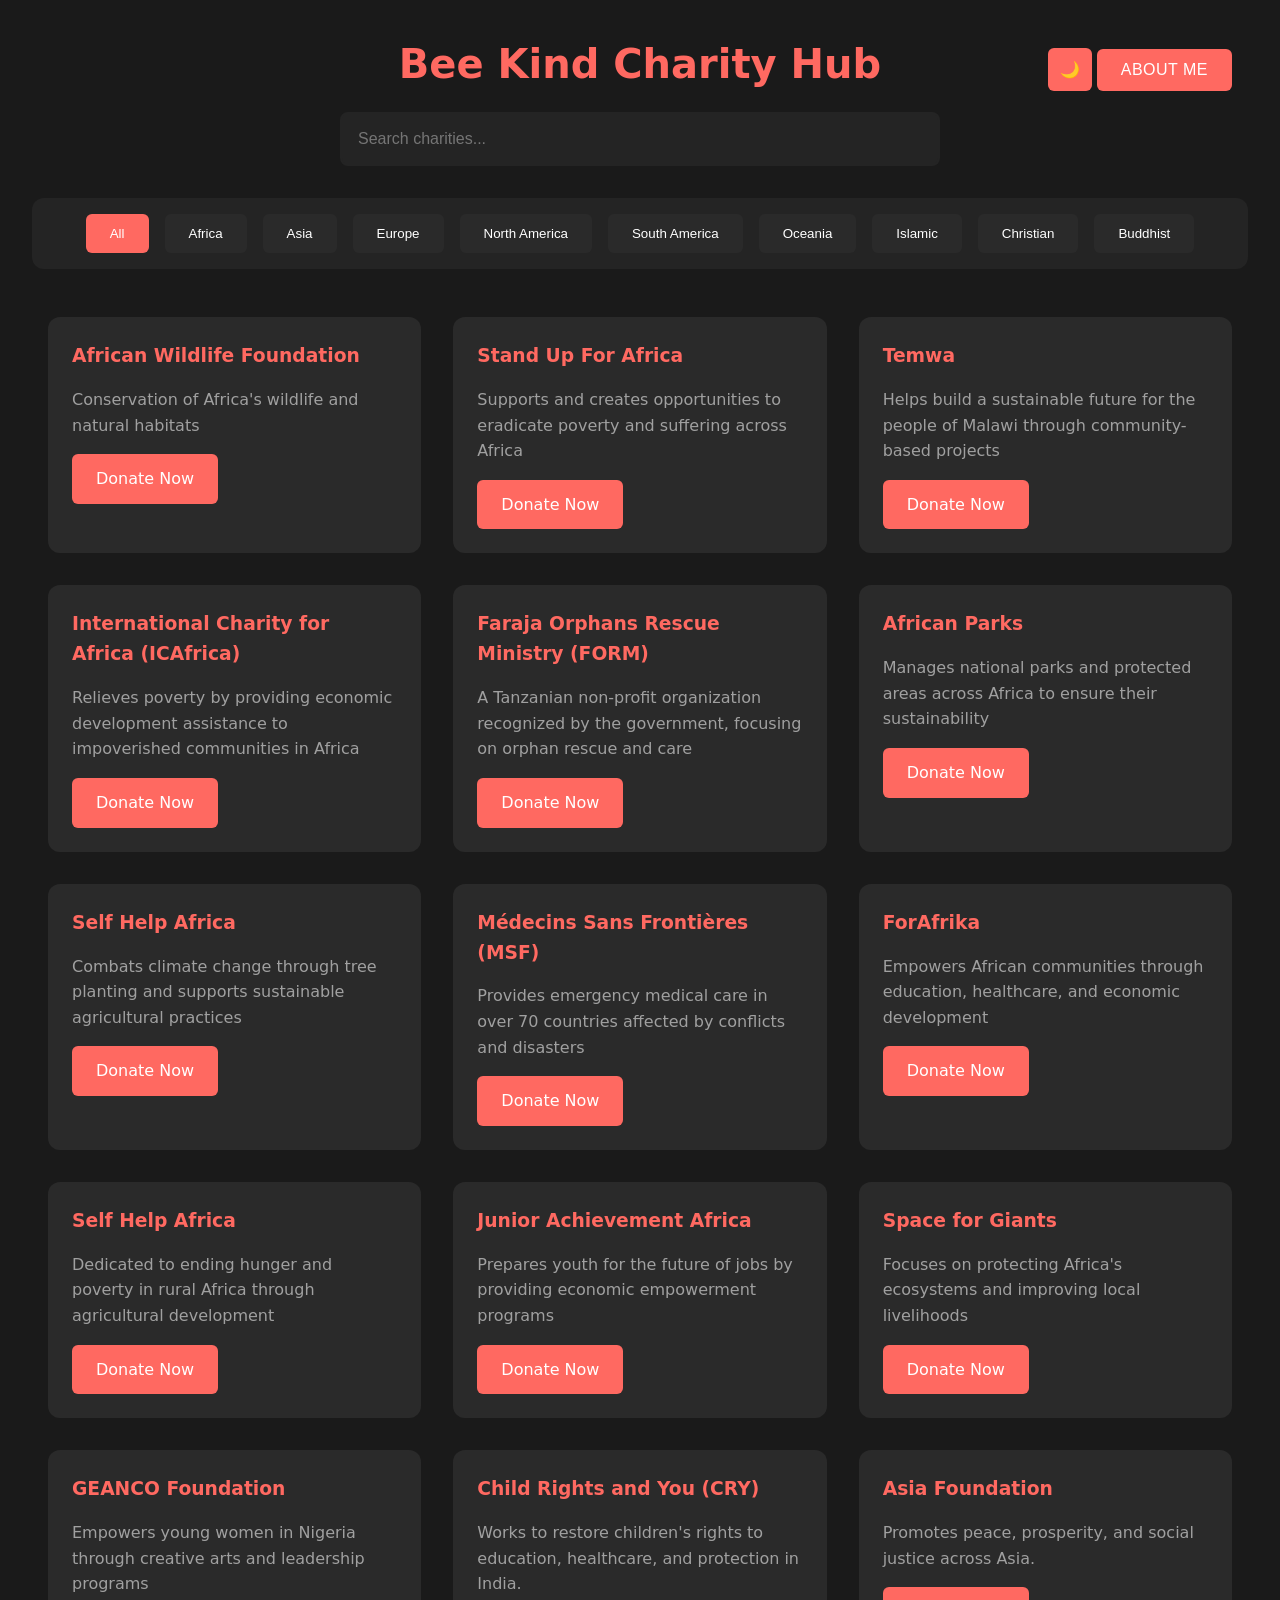
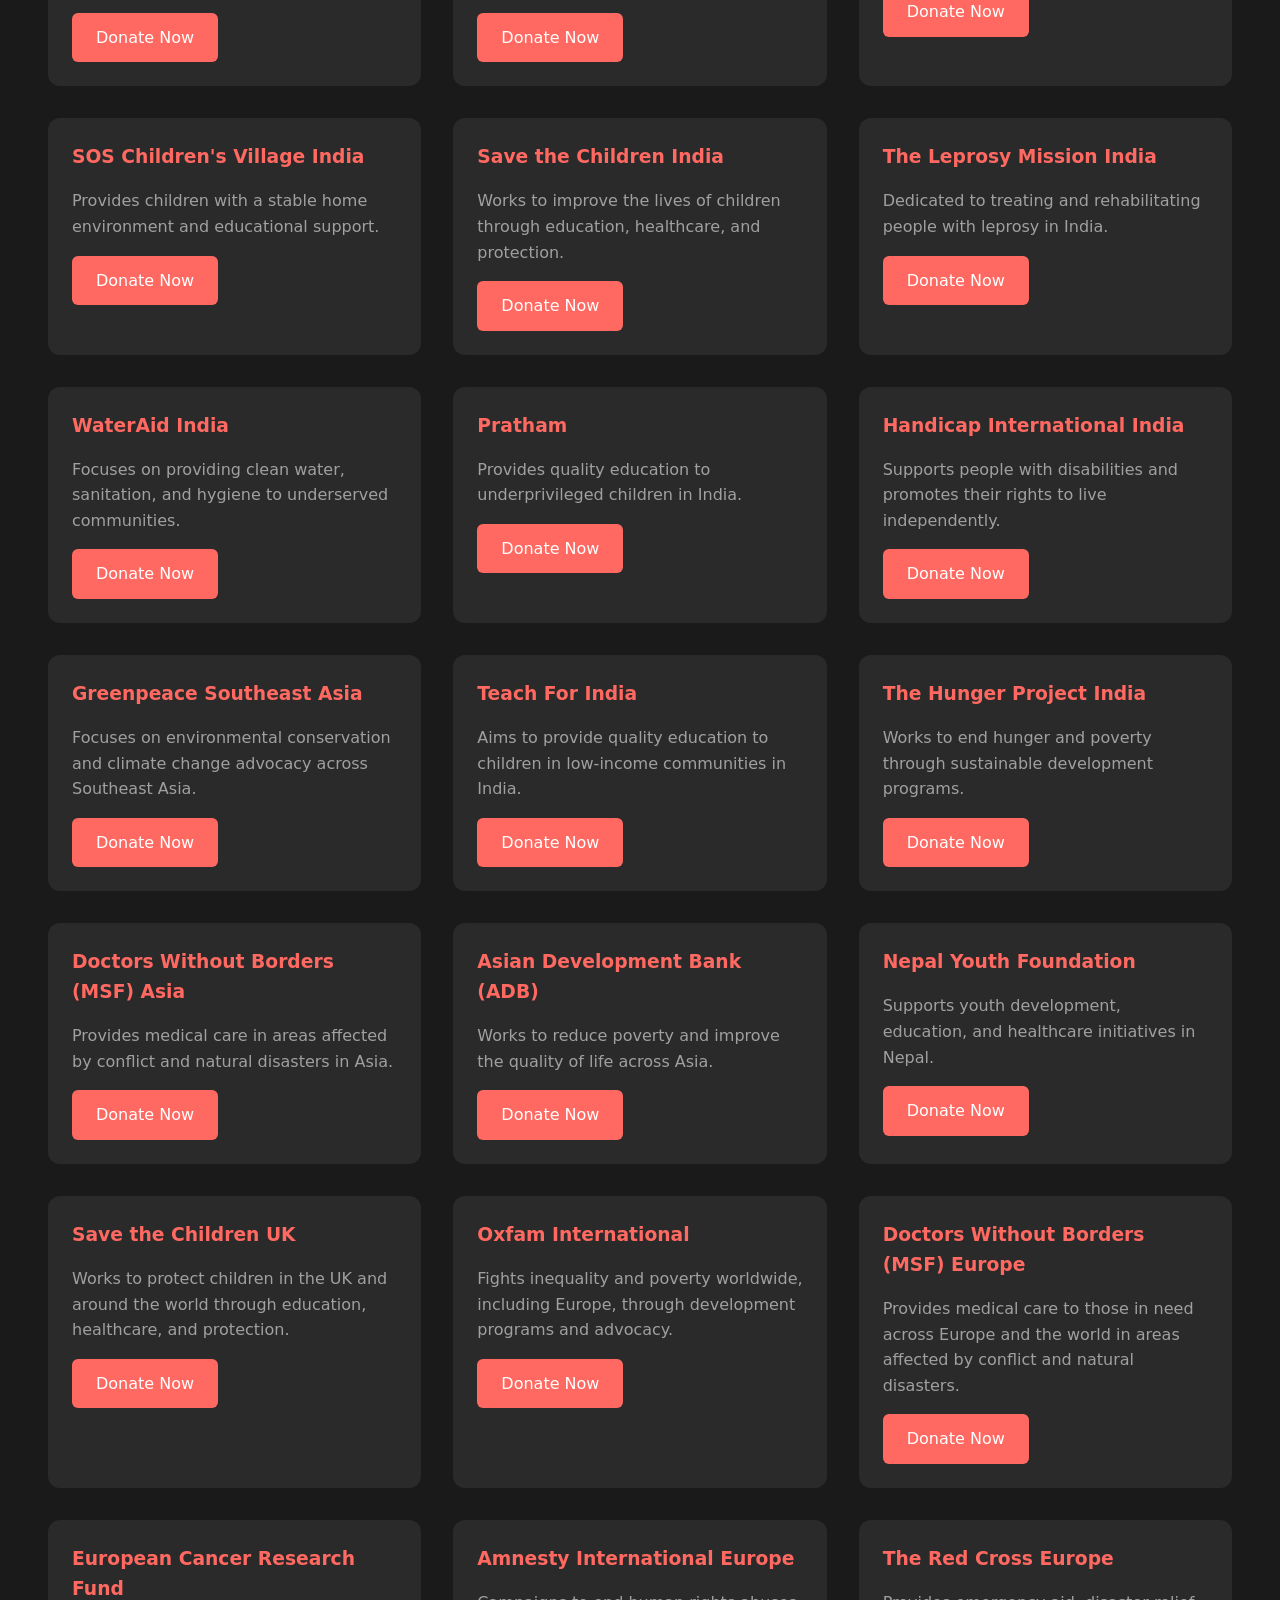
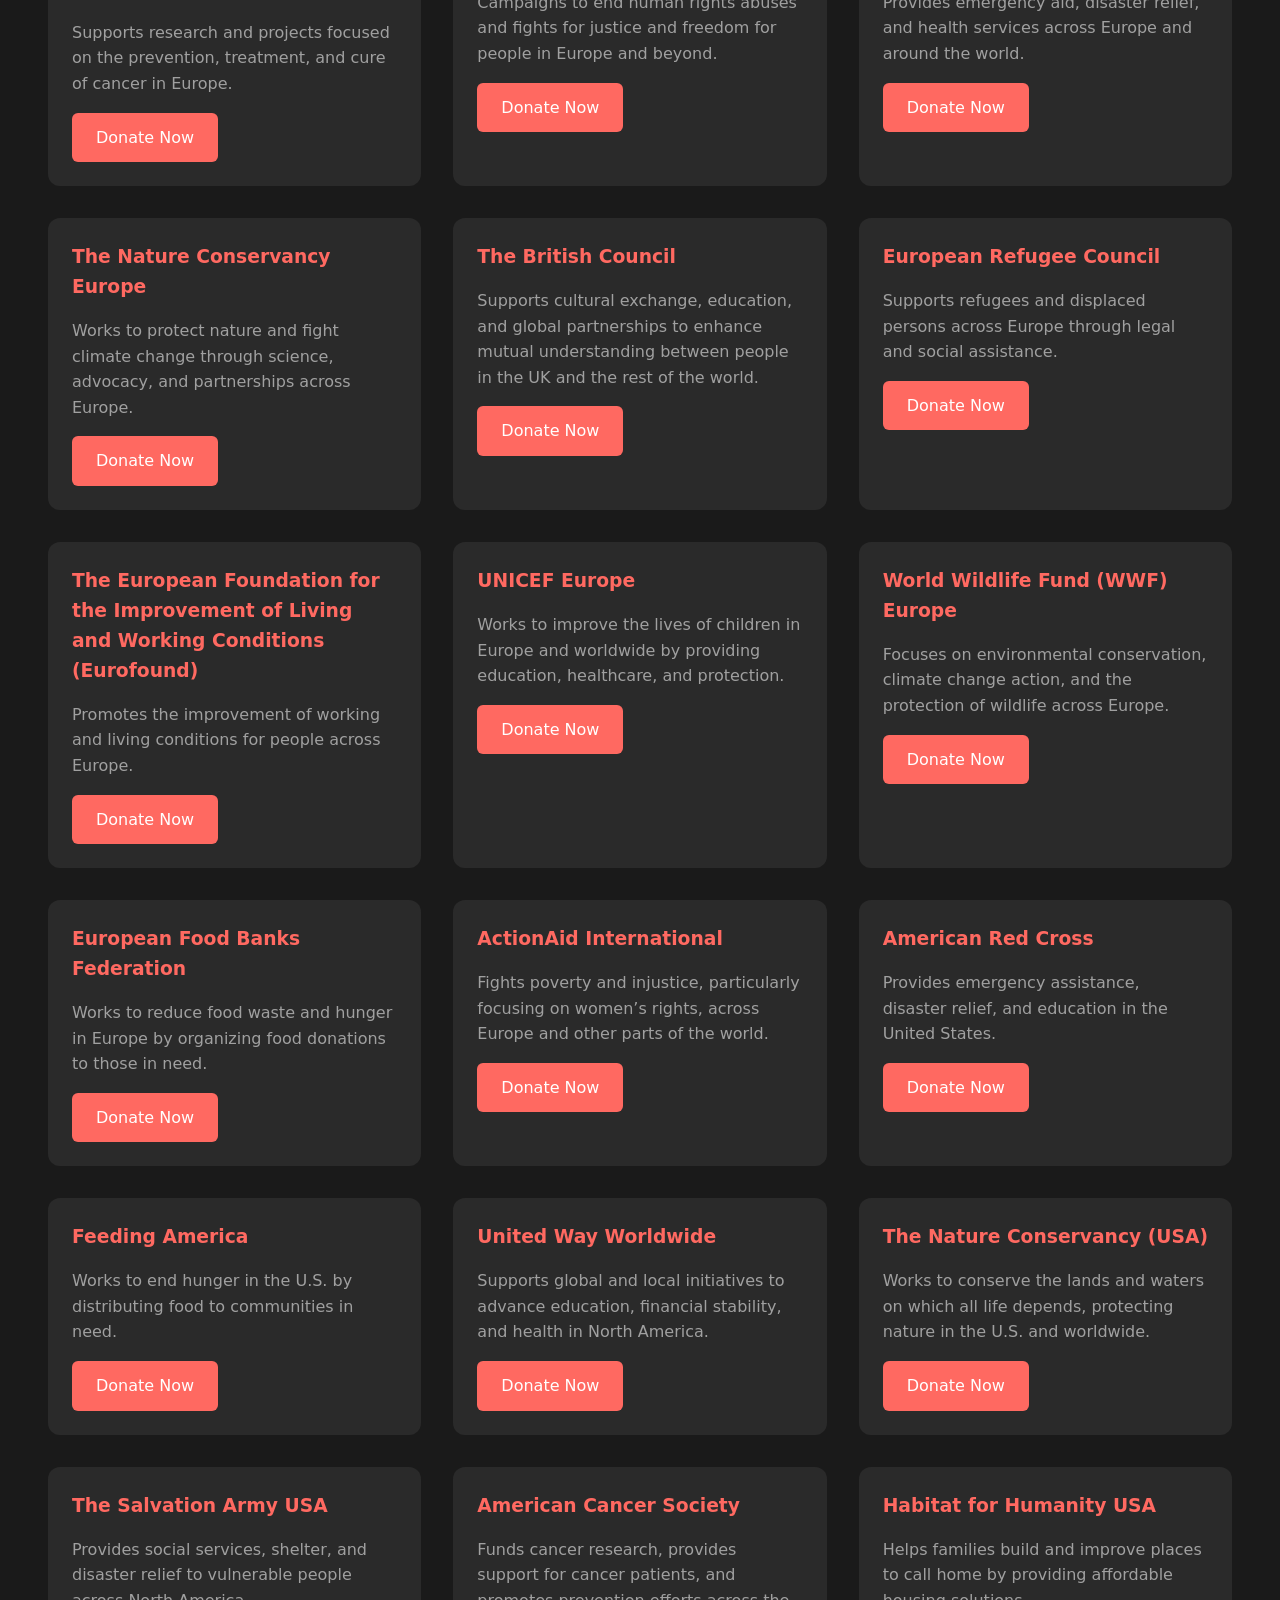
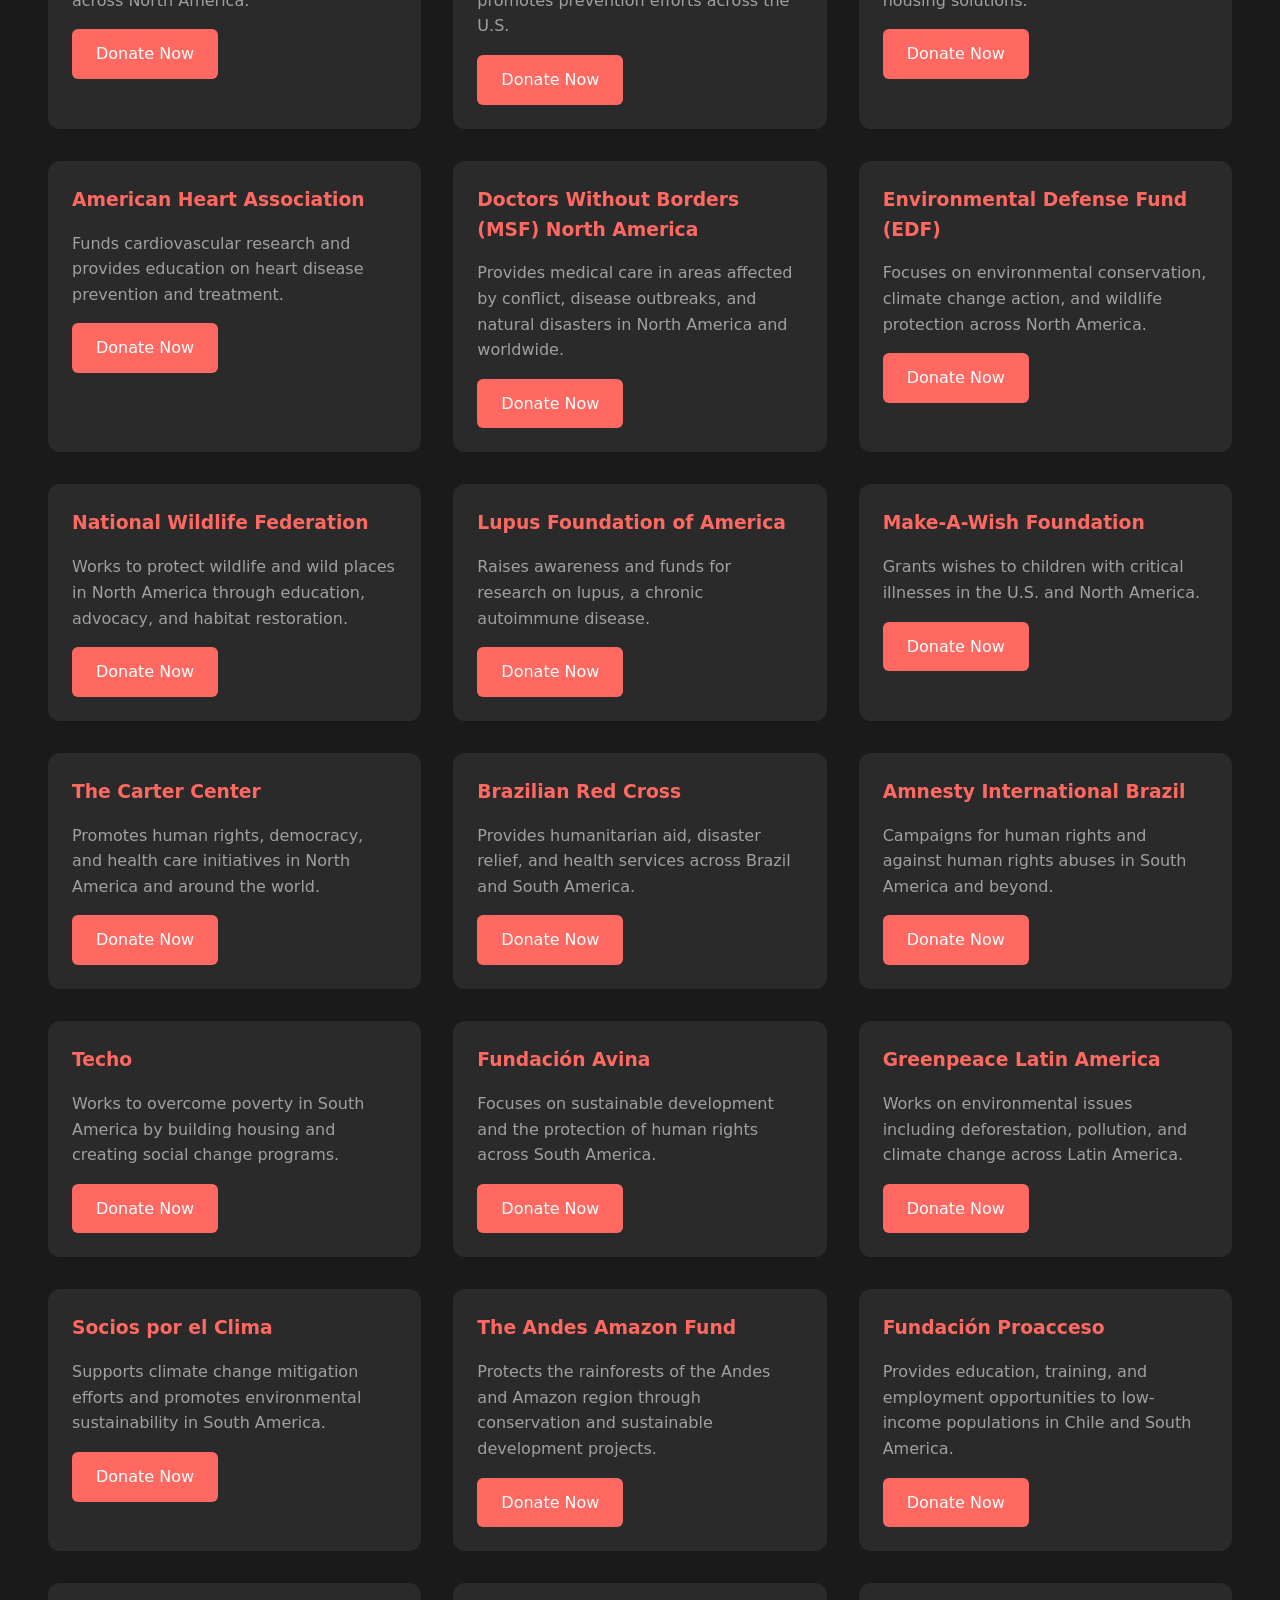
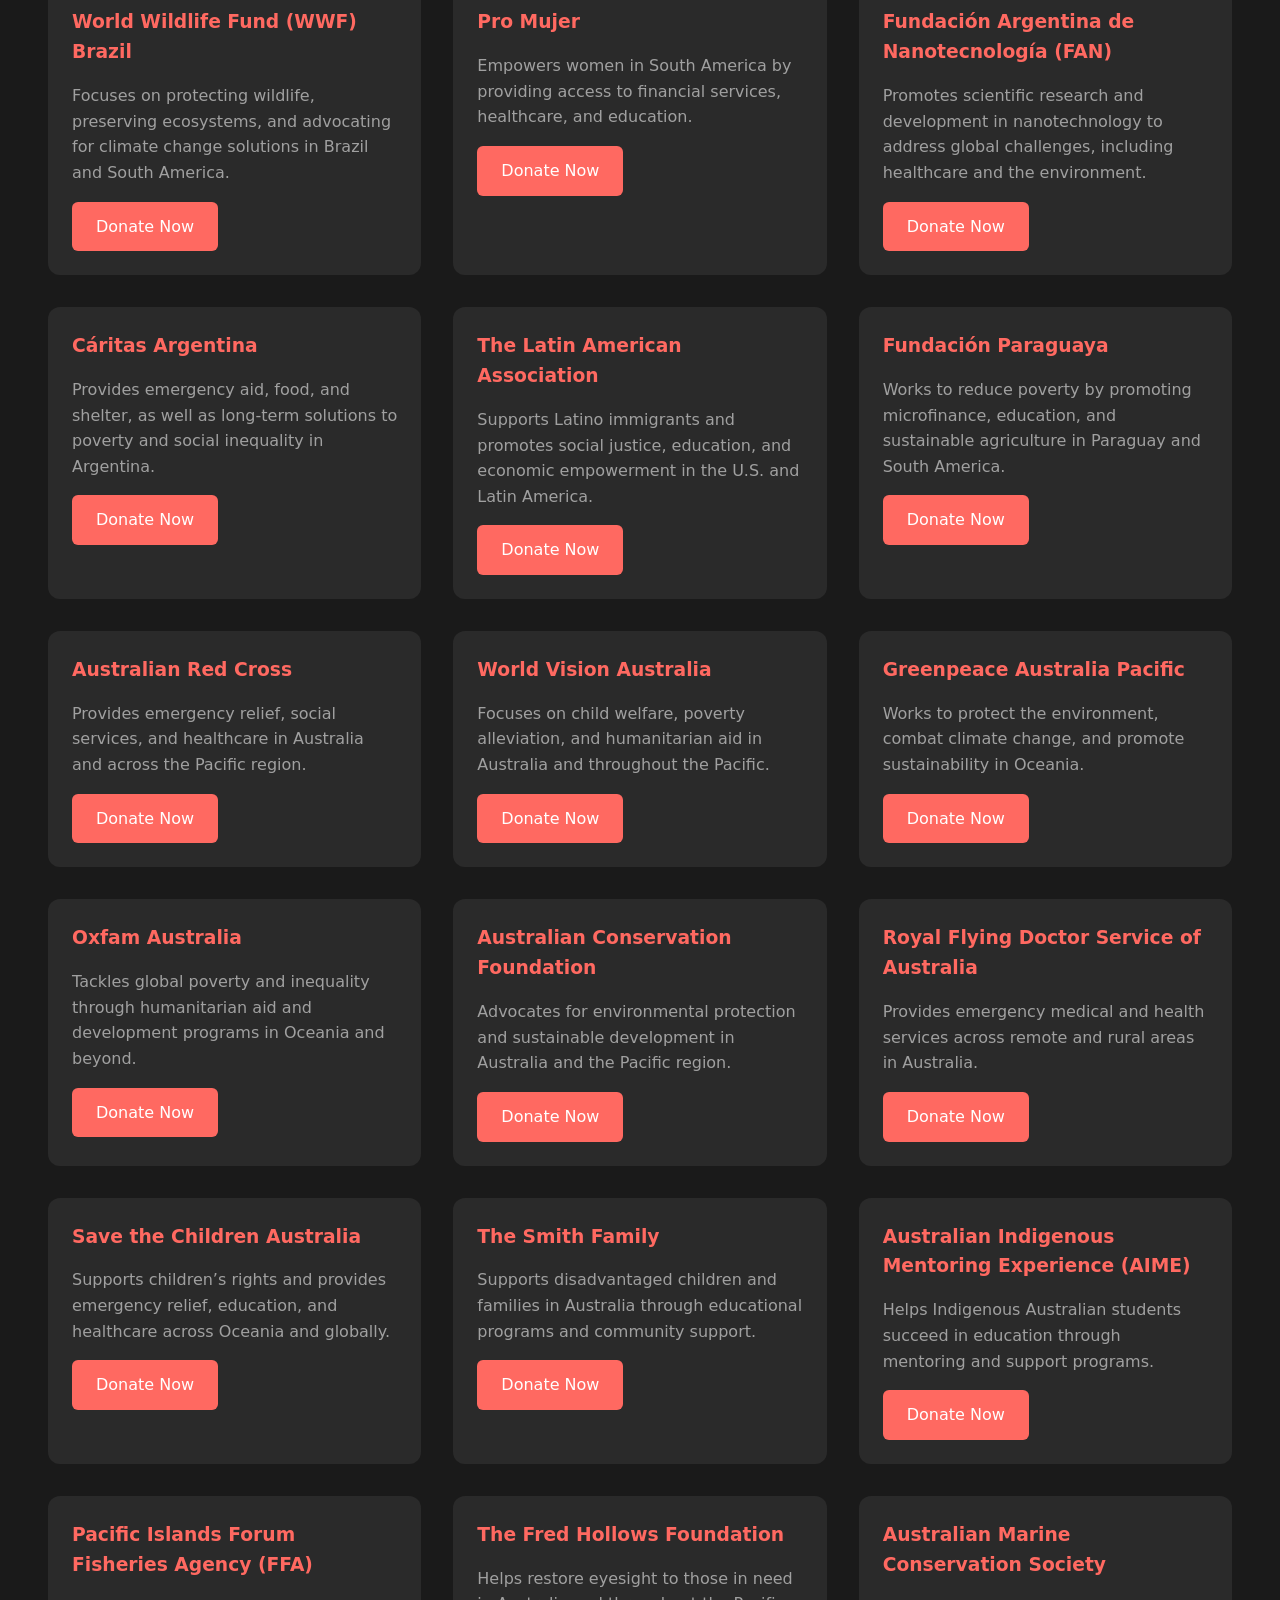
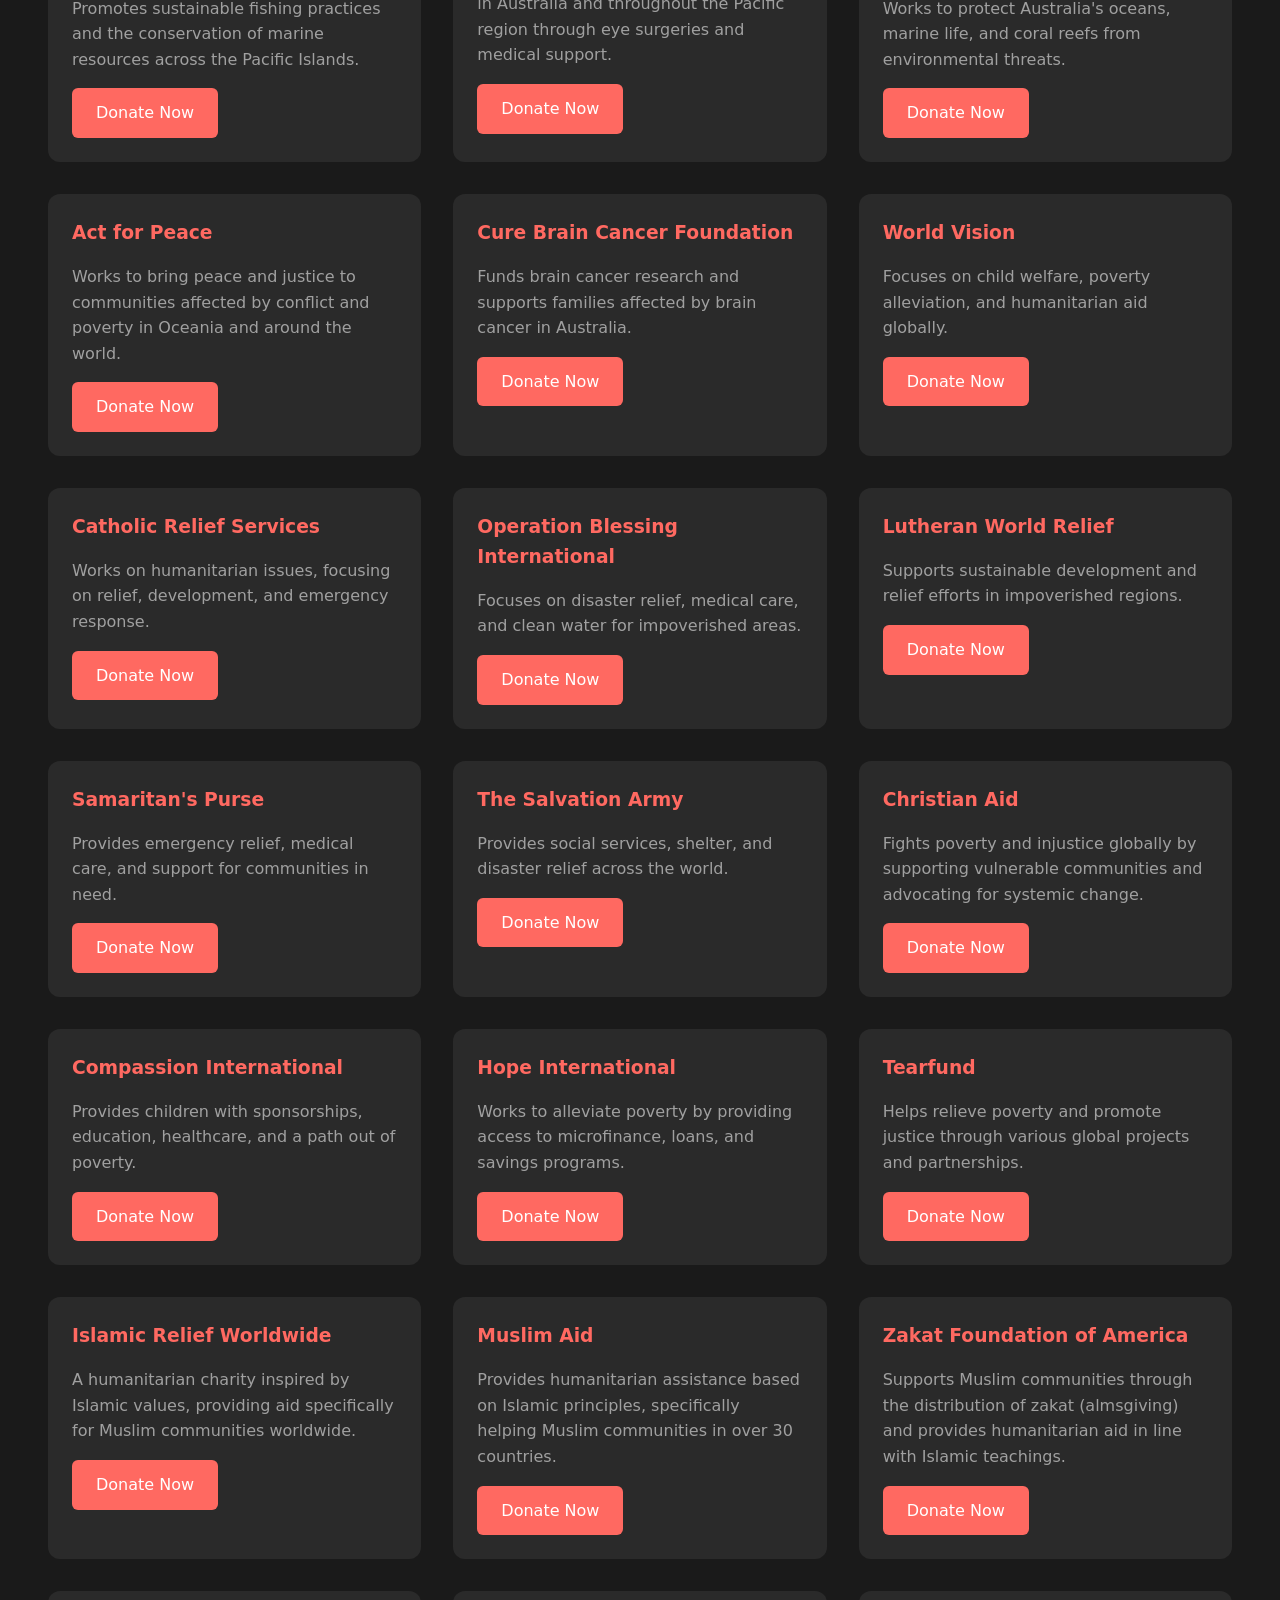
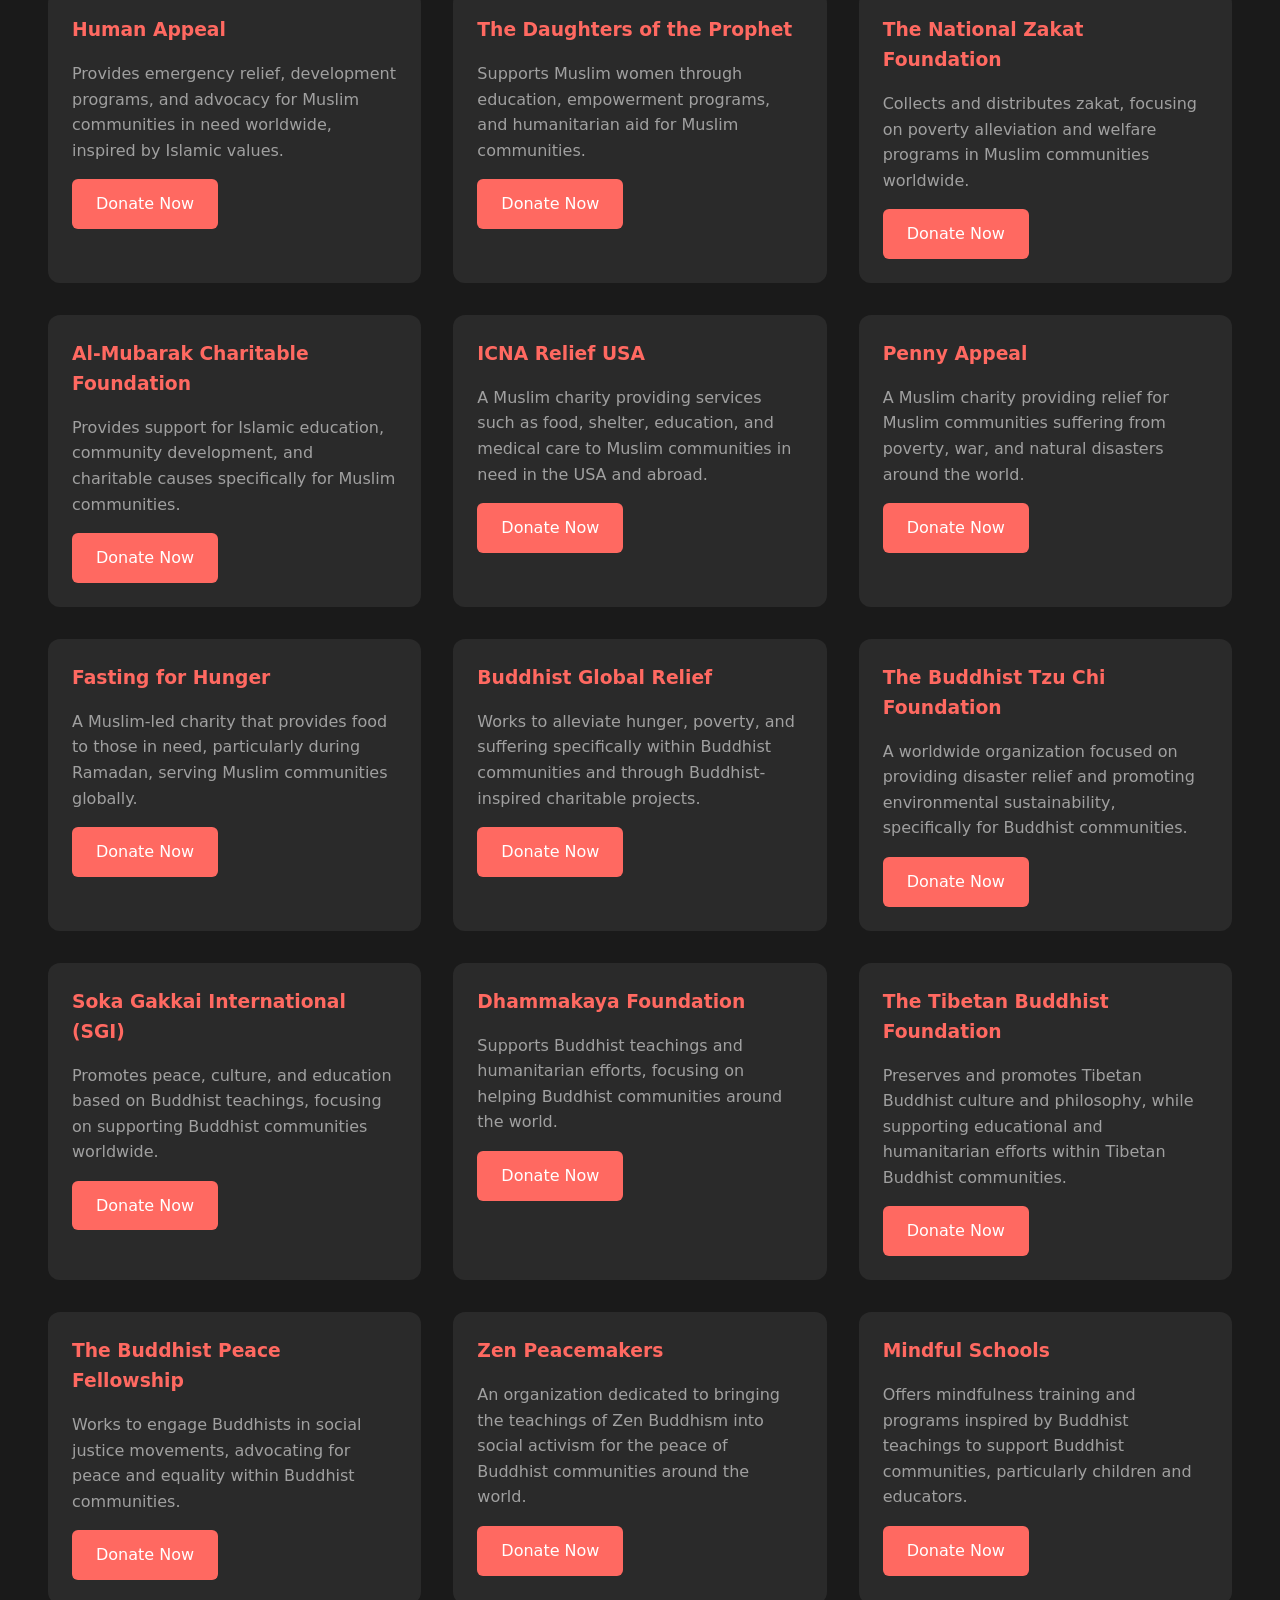
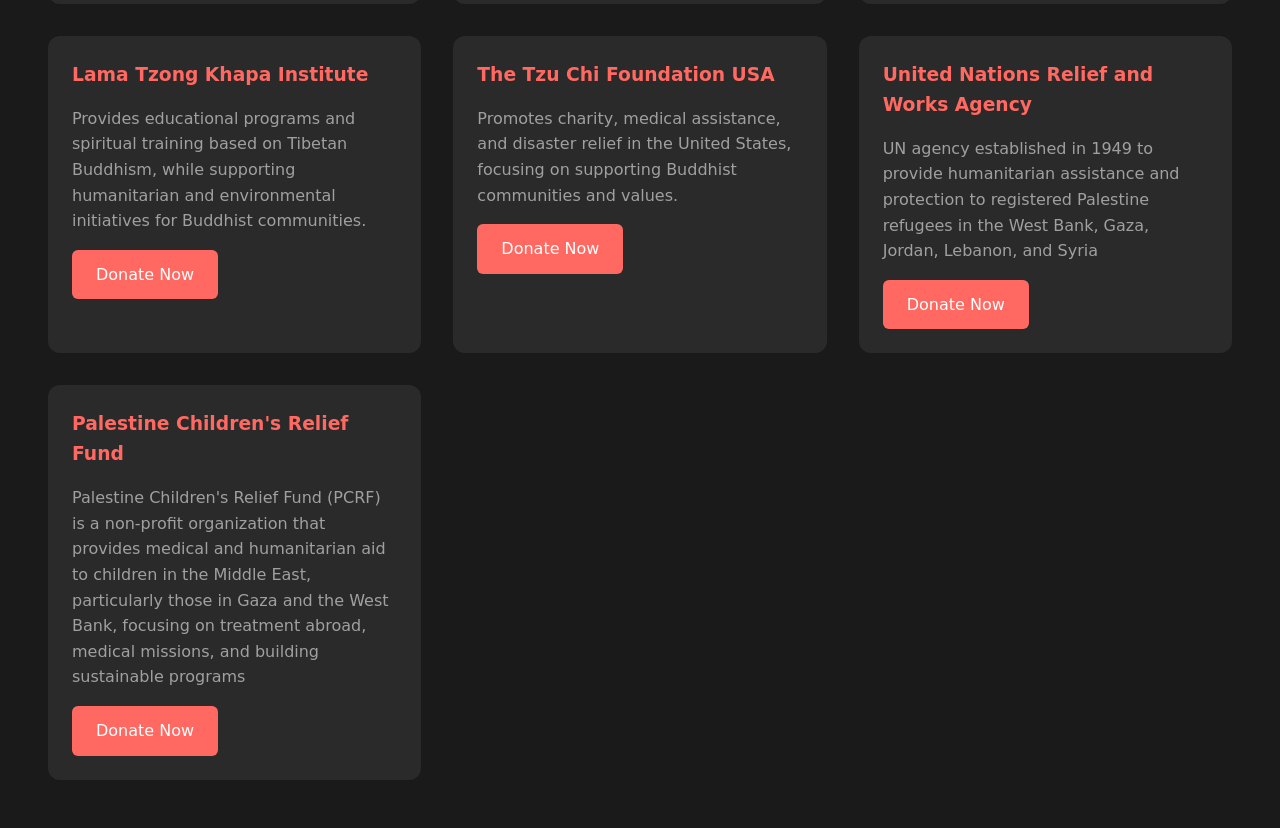
<file: index.html>
<!DOCTYPE html>
<html lang="en">
  <head>
    <meta charset="UTF-8" />
    <meta name="viewport" content="width=device-width, initial-scale=1.0" />
    <title>Be Kind</title>
    <link rel="stylesheet" href="style.css">
  </head>
  <body>
    <div id="app">
      <header>
        <h1>Bee Kind Charity Hub</h1>
        <div class="header-right">
            <button class="theme-toggle" id="themeToggle">🌙</button>
            <button class="about-btn" onclick="window.location.href='about.html'">About Me</button>
        </div>
        <div class="search-container">
            <input type="text" id="searchInput" placeholder="Search charities...">
        </div>
    </header>
      
      <nav id="continentNav">
        <button class="continent-btn active" data-continent="all">All</button>
        <button class="continent-btn" data-continent="africa">Africa</button>
        <button class="continent-btn" data-continent="asia">Asia</button>
        <button class="continent-btn" data-continent="europe">Europe</button>
        <button class="continent-btn" data-continent="northAmerica">North America</button>
        <button class="continent-btn" data-continent="southAmerica">South America</button>
        <button class="continent-btn" data-continent="oceania">Oceania</button>
        <button class="continent-btn" data-continent="muslim">Islamic</button>
        <button class="continent-btn" data-continent="christian">Christian</button>
        <button class="continent-btn" data-continent="buddhist">Buddhist</button>
      </nav>

      <main id="charitiesContainer"></main>
    </div>
    <script type="module" src="main.js"></script>
    <script src="theme.js"></script>
  </body>
</html>
</file>
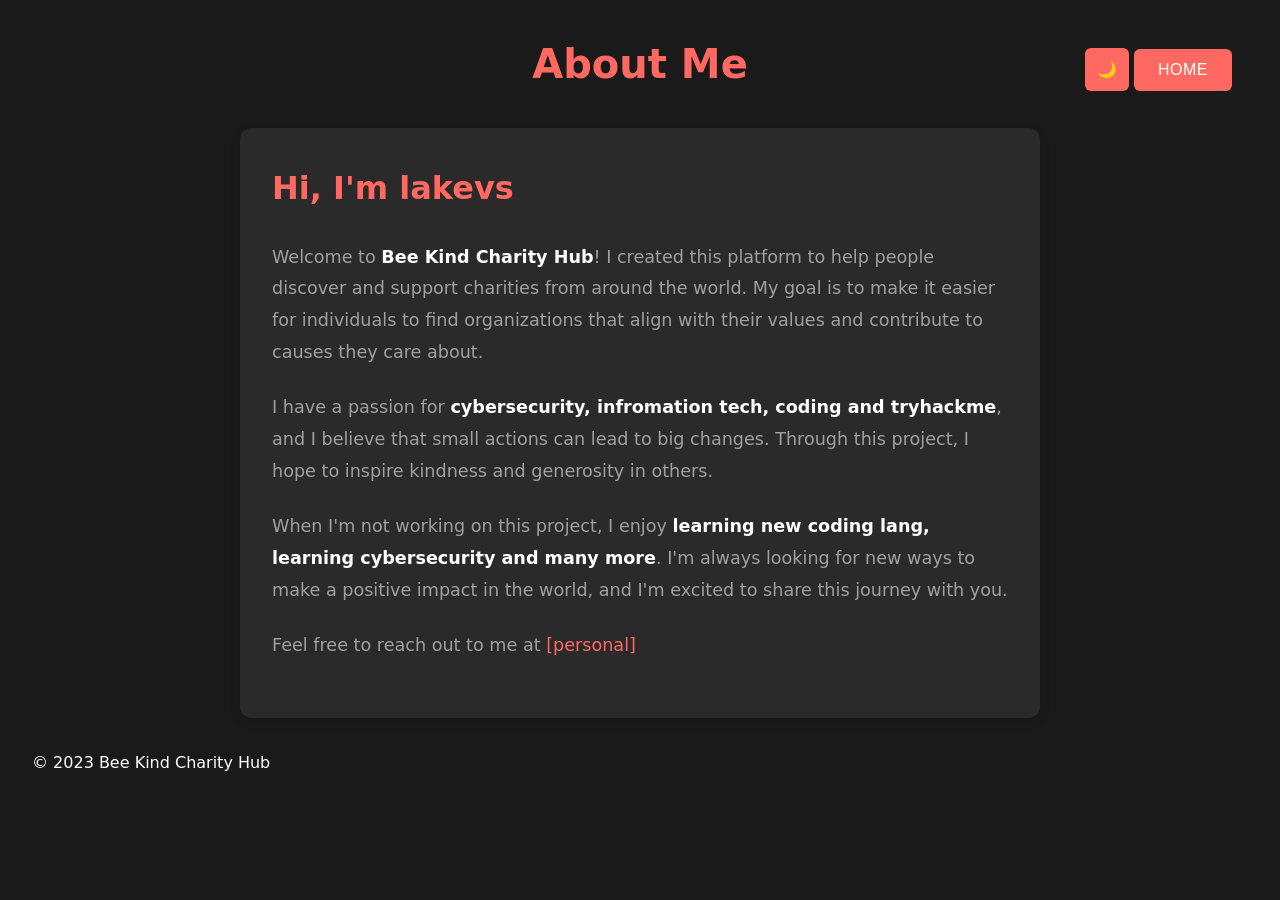
<file: about.html>
<!DOCTYPE html>
<html lang="en">
<head>
    <meta charset="UTF-8" />
    <meta name="viewport" content="width=device-width, initial-scale=1.0" />
    <title>About Me - Bee Kind Charity Hub</title>
    <link rel="stylesheet" href="style.css">
</head>
<body>
    <div id="app">
        <header>
            <h1>About Me</h1>
            <div class="header-right">
                <button class="theme-toggle" id="themeToggle">🌙</button>
                <button class="about-btn" onclick="window.location.href='index.html'">Home</button>
            </div>
        </header>

        <main>
            <section id="about-me">
                <div class="about-content">
                    <h2>Hi, I'm lakevs</h2>
                    <p>
                        Welcome to <strong>Bee Kind Charity Hub</strong>! I created this platform to help people discover and support charities from around the world. 
                        My goal is to make it easier for individuals to find organizations that align with their values and contribute to causes they care about.
                    </p>
                    <p>
                        I have a passion for <strong> cybersecurity, infromation tech, coding and tryhackme</strong>, and I believe that small actions 
                        can lead to big changes. Through this project, I hope to inspire kindness and generosity in others.
                    </p>
                    <p>
                        When I'm not working on this project, I enjoy <strong> learning new coding lang, learning cybersecurity and many more</strong>. I'm always looking for new ways to 
                        make a positive impact in the world, and I'm excited to share this journey with you.
                    </p>
                    <p>
                        Feel free to reach out to me at <a href="mailto:khamdamovalisher7@gmail.com">[personal]</a>
                    </p>
                </div>
            </section>
        </main>

        <footer>
            <p>&copy; 2023 Bee Kind Charity Hub</p>
        </footer>
    </div>
    <script src="theme.js"></script>
</body>
</html>
</file>
<file: style.css>
:root {
  --bg-primary: #1a1a1a;
  --bg-secondary: #242424;
  --text-primary: #ffffff;
  --text-secondary: #a0a0a0;
  --accent: #FF6961;
  --card-bg: #2a2a2a;
  --hover: #FF6961;
}

* {
  margin: 0;
  padding: 0;
  box-sizing: border-box;
}

body {
  font-family: 'Inter', system-ui, -apple-system, sans-serif;
  background-color: var(--bg-primary);
  color: var(--text-primary);
  line-height: 1.6;
  min-height: 100vh;
}

#app {
  max-width: 1400px;
  margin: 0 auto;
  padding: 2rem;
}

header {
  text-align: center;
  margin-bottom: 2rem;
}

h1 {
  font-size: 2.5rem;
  margin-bottom: 1.5rem;
  color: var(--accent);
}

.search-container {
  max-width: 600px;
  margin: 0 auto;
}

#searchInput {
  width: 100%;
  padding: 1rem;
  border: 2px solid var(--bg-secondary);
  border-radius: 8px;
  background: var(--bg-secondary);
  color: var(--text-primary);
  font-size: 1rem;
  transition: all 0.3s ease;
}

#searchInput:focus {
  outline: none;
  border-color: var(--accent);
}

#continentNav {
  display: flex;
  gap: 1rem;
  flex-wrap: wrap;
  justify-content: center;
  margin-bottom: 2rem;
  padding: 1rem;
  background: var(--bg-secondary);
  border-radius: 12px;
}

.continent-btn {
  padding: 0.75rem 1.5rem;
  border: none;
  border-radius: 6px;
  background: var(--card-bg);
  color: var(--text-primary);
  cursor: pointer;
  transition: all 0.3s ease;
}

.continent-btn:hover {
  background: var(--accent);
}

.continent-btn.active {
  background: var(--accent);
}

#charitiesContainer {
  display: grid;
  grid-template-columns: repeat(auto-fill, minmax(300px, 1fr));
  gap: 2rem;
  padding: 1rem;
}

.charity-card {
  background: var(--card-bg);
  border-radius: 12px;
  padding: 1.5rem;
  transition: transform 0.3s ease;
}

.charity-card:hover {
  transform: translateY(-5px);
}

.charity-card h3 {
  color: var(--accent);
  margin-bottom: 1rem;
}

.charity-card p {
  color: var(--text-secondary);
  margin-bottom: 1rem;
}

.donate-btn {
  display: inline-block;
  padding: 0.75rem 1.5rem;
  background: var(--accent);
  color: var(--text-primary);
  text-decoration: none;
  border-radius: 6px;
  transition: background 0.3s ease;
}

.donate-btn:hover {
  background: var(--hover);
}

@media (max-width: 768px) {
  #app {
    padding: 1rem;
  }
  
  .continent-btn {
    padding: 0.5rem 1rem;
  }
  
  #charitiesContainer {
    grid-template-columns: 1fr;
  }
}



/* About Me section */
#about-me {
  max-width: 800px;
  margin: 2rem auto;
  padding: 2rem;
  background: var(--card-bg);
  border-radius: 12px;
  box-shadow: 0 4px 12px rgba(0, 0, 0, 0.1);
}

.about-content {
  line-height: 1.8;
}

.about-content h2 {
  color: var(--accent);
  margin-bottom: 1.5rem;
  font-size: 2rem;
}

.about-content p {
  color: var(--text-secondary);
  margin-bottom: 1.5rem;
  font-size: 1.1rem;
}

.about-content strong {
  color: var(--text-primary);
}

.about-content a {
  color: var(--accent);
  text-decoration: none;
  transition: color 0.3s ease;
}

.about-content a:hover {
  color: var(--hover);
}

/* Responsive design for smaller screens */
@media (max-width: 768px) {
  #about-me {
      padding: 1.5rem;
      margin: 1rem;
  }

  .about-content h2 {
      font-size: 1.75rem;
  }

  .about-content p {
      font-size: 1rem;
  }
}

/* Header layout */
header {
  text-align: center;
  margin-bottom: 2rem;
  position: relative;
}

.header-right {
  position: absolute;
  top: 1rem;
  right: 1rem;
}

/* About Me and Home buttons */
.about-btn {
  padding: 0.75rem 1.5rem;
  border: none;
  border-radius: 6px;
  background: var(--accent);
  color: var(--text-primary);
  cursor: pointer;
  transition: all 0.3s ease;
  font-size: 1rem;
  font-weight: 500;
  text-transform: uppercase;
  letter-spacing: 0.5px;
}

.about-btn:hover {
  background: var(--hover);
  transform: translateY(-2px);
}


header h1 {
  margin: 0;
  text-align: center;
}

/* Search container */
.search-container {
  max-width: 600px;
  margin: 0 auto;
  margin-top: 1rem;
}

/* Responsive design for smaller screens */
@media (max-width: 768px) {
  .header-right {
      position: static;
      margin-top: 1rem;
      text-align: center;
  }

  .about-btn {
      display: inline-block;
      margin: 0 auto;
  }

  .search-container {
      margin-top: 1rem;
  }
}
:root {
  --bg-primary: #1a1a1a;
  --bg-secondary: #242424;
  --text-primary: #ffffff;
  --text-secondary: #a0a0a0;
  --accent: #FF6961;
  --card-bg: #2a2a2a;
  --hover: #FF6961;
}

/* Light mode */
[data-theme="light"] {
  --bg-primary: #ffffff;
  --bg-secondary: #f5f5f5;
  --text-primary: #1a1a1a;
  --text-secondary: #4a4a4a;
  --accent: #FF6961;
  --card-bg: #e0e0e0;
  --hover: #FF6961
  ;
}


body {
  font-family: 'Inter', system-ui, -apple-system, sans-serif;
  background-color: var(--bg-primary);
  color: var(--text-primary);
  line-height: 1.6;
  min-height: 100vh;
  transition: background-color 0.3s ease, color 0.3s ease;
}

/* Add transition to all elements for smooth theme switching */
* {
  transition: background-color 0.3s ease, color 0.3s ease, border-color 0.3s ease;
}



.theme-toggle {
  padding: 0.75rem;
  border: none;
  border-radius: 6px;
  background: var(--accent);
  color: var(--text-primary);
  cursor: pointer;
  font-size: 1rem;
  margin-left: 1rem;
  transition: background 0.3s ease;
}

.theme-toggle:hover {
  background: var(--hover);
}
</file>
